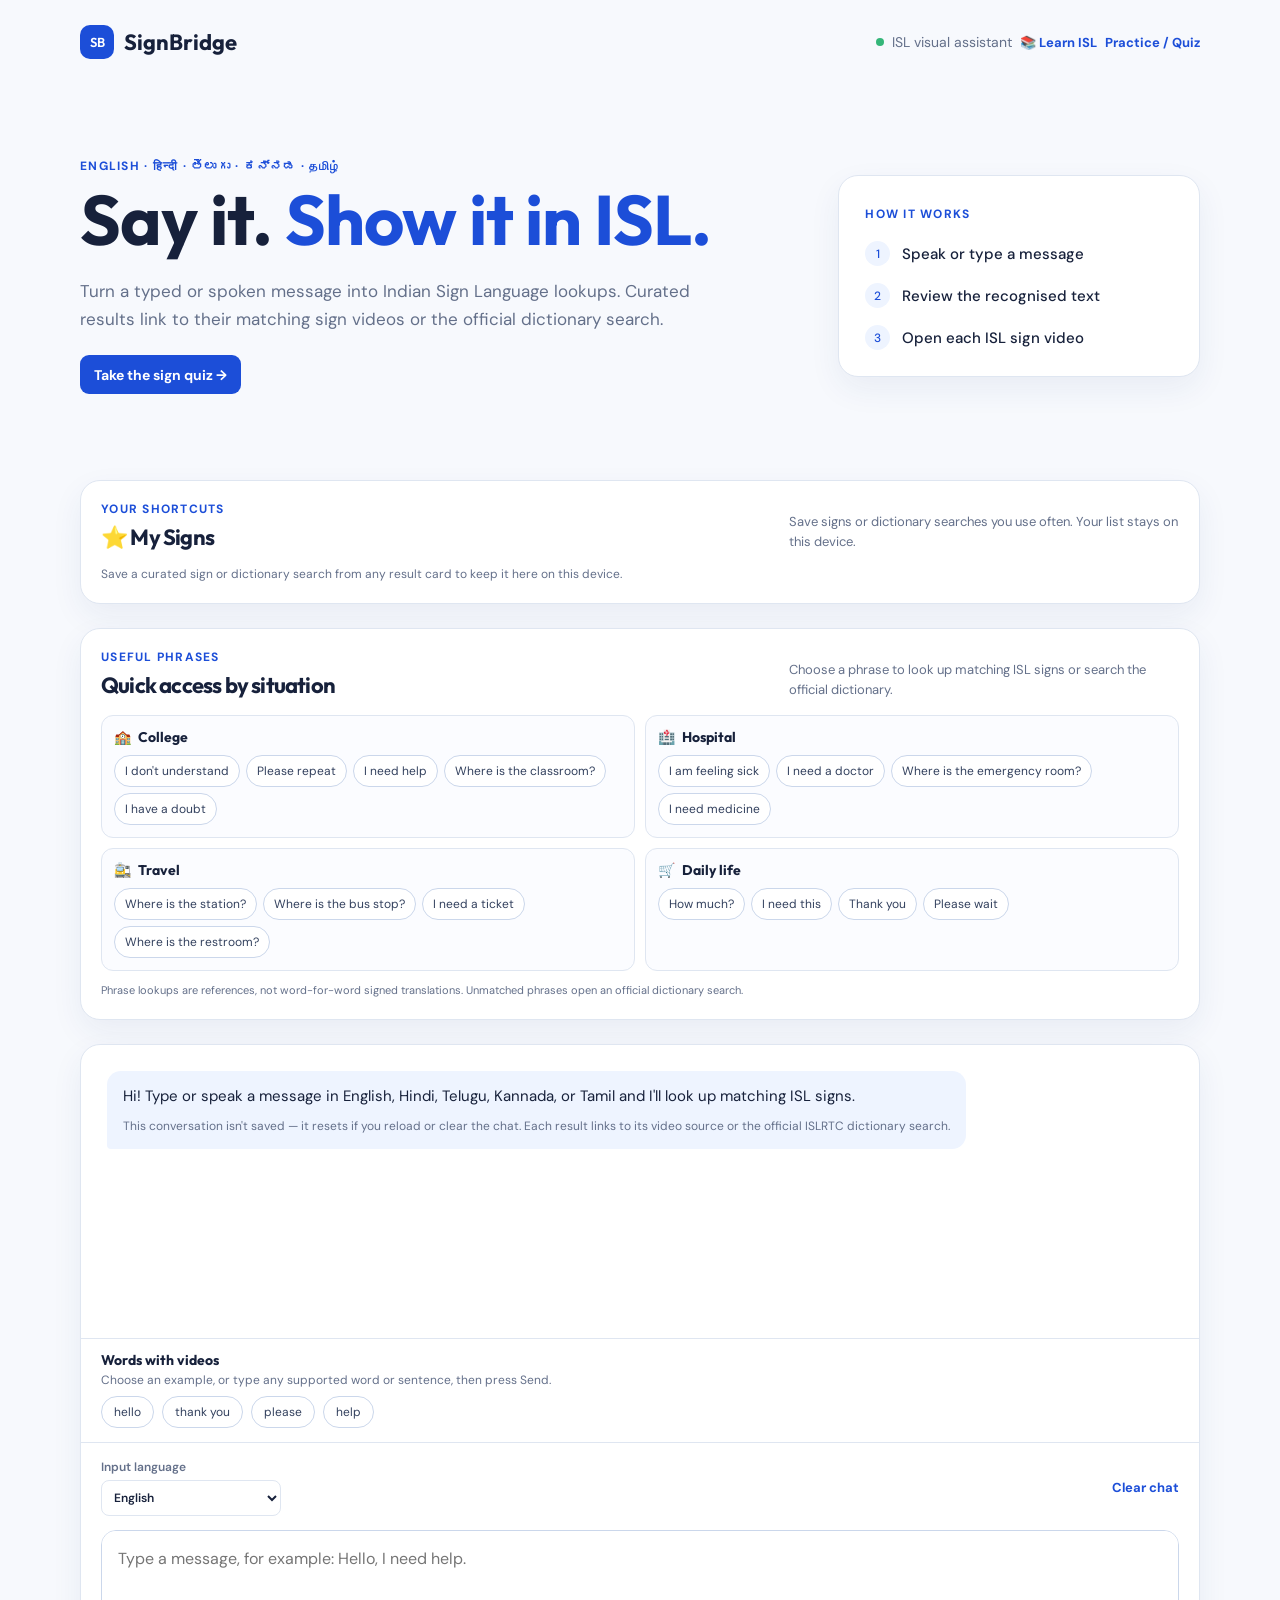
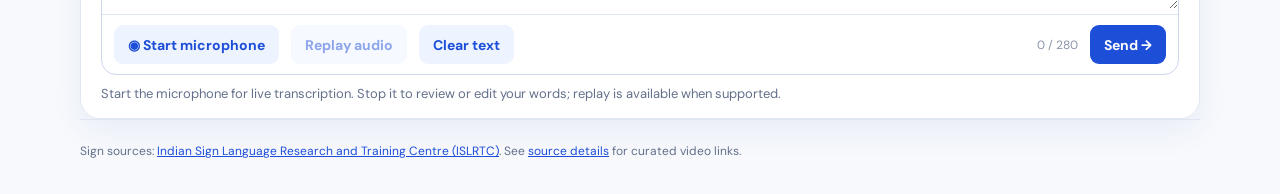
<file: index.html>
<!doctype html>
<html lang="en">
<head>
  <meta charset="utf-8">
  <meta name="viewport" content="width=device-width, initial-scale=1">
  <meta name="theme-color" content="#1c4ed8">
  <title>SignBridge — ISL assistant</title>
  <link rel="icon" href="assets/icons/app-icon.png" type="image/png">
  <link rel="preconnect" href="https://fonts.googleapis.com">
  <link rel="preconnect" href="https://fonts.gstatic.com" crossorigin>
  <link href="https://fonts.googleapis.com/css2?family=DM+Sans:wght@400;500;600;700&family=Outfit:wght@500;600;700&display=swap" rel="stylesheet">
  <link rel="manifest" href="manifest.json">
  <link rel="stylesheet" href="assets/styles/main.css">
</head>
<body>
  <main class="shell">
    <header class="topbar"><a class="brand" href="#top"><span class="brand-mark">SB</span>SignBridge</a><div class="language-note"><span class="status-dot"></span> ISL visual assistant<button class="text-button" id="learnModeButton" type="button">📚 Learn ISL</button><button class="text-button" id="practiceModeButton" type="button">Practice / Quiz</button></div></header>
    <section class="hero" id="top">
      <div><p class="eyebrow">English · हिन्दी · తెలుగు · ಕನ್ನಡ · தமிழ்</p><h1>Say it. <span>Show it in ISL.</span></h1><p class="lead">Turn a typed or spoken message into Indian Sign Language lookups. Curated results link to their matching sign videos or the official dictionary search.</p><button class="button button-primary hero-quiz-button" id="quizLaunchButton" type="button">Take the sign quiz <span aria-hidden="true">→</span></button></div>
      <aside class="hero-card"><span class="mini-label">How it works</span><ol><li><span>1</span> Speak or type a message</li><li><span>2</span> Review the recognised text</li><li><span>3</span> Open each ISL sign video</li></ol></aside>
    </section>
    <section class="favorites-section" aria-labelledby="favorites-title">
      <div class="favorites-heading">
        <div>
          <p class="eyebrow">Your shortcuts</p>
          <h2 id="favorites-title">⭐ My Signs</h2>
        </div>
        <p>Save signs or dictionary searches you use often. Your list stays on this device.</p>
      </div>
      <div class="favorites-grid" id="favoriteSigns"></div>
      <p class="favorites-status" id="favoritesStatus" aria-live="polite">Loading your saved signs…</p>
    </section>
    <section class="situation-shortcuts" aria-labelledby="situations-title">
      <div class="situations-heading">
        <div>
          <p class="eyebrow">Useful phrases</p>
          <h2 id="situations-title">Quick access by situation</h2>
        </div>
        <p>Choose a phrase to look up matching ISL signs or search the official dictionary.</p>
      </div>
      <div class="situation-grid" id="phraseSuggestions">
        <section class="situation-card" aria-labelledby="college-situations-title">
          <h3 id="college-situations-title"><span aria-hidden="true">🏫</span> College</h3>
          <div class="situation-phrases">
            <button type="button" data-phrase="I don't understand">I don't understand</button>
            <button type="button" data-phrase="Please repeat">Please repeat</button>
            <button type="button" data-phrase="I need help">I need help</button>
            <button type="button" data-phrase="Where is the classroom?">Where is the classroom?</button>
            <button type="button" data-phrase="I have a doubt">I have a doubt</button>
          </div>
        </section>
        <section class="situation-card" aria-labelledby="hospital-situations-title">
          <h3 id="hospital-situations-title"><span aria-hidden="true">🏥</span> Hospital</h3>
          <div class="situation-phrases">
            <button type="button" data-phrase="I am feeling sick">I am feeling sick</button>
            <button type="button" data-phrase="I need a doctor">I need a doctor</button>
            <button type="button" data-phrase="Where is the emergency room?">Where is the emergency room?</button>
            <button type="button" data-phrase="I need medicine">I need medicine</button>
          </div>
        </section>
        <section class="situation-card" aria-labelledby="travel-situations-title">
          <h3 id="travel-situations-title"><span aria-hidden="true">🚉</span> Travel</h3>
          <div class="situation-phrases">
            <button type="button" data-phrase="Where is the station?">Where is the station?</button>
            <button type="button" data-phrase="Where is the bus stop?">Where is the bus stop?</button>
            <button type="button" data-phrase="I need a ticket">I need a ticket</button>
            <button type="button" data-phrase="Where is the restroom?">Where is the restroom?</button>
          </div>
        </section>
        <section class="situation-card" aria-labelledby="daily-situations-title">
          <h3 id="daily-situations-title"><span aria-hidden="true">🛒</span> Daily life</h3>
          <div class="situation-phrases">
            <button type="button" data-phrase="How much?">How much?</button>
            <button type="button" data-phrase="I need this">I need this</button>
            <button type="button" data-phrase="Thank you">Thank you</button>
            <button type="button" data-phrase="Please wait">Please wait</button>
          </div>
        </section>
      </div>
      <p class="situation-note">Phrase lookups are references, not word-for-word signed translations. Unmatched phrases open an official dictionary search.</p>
    </section>
    <section class="chat" id="chat" aria-labelledby="chat-title">
      <h2 id="chat-title" class="sr-only">SignBridge conversation</h2>
      <div id="transcript" class="transcript">
        <article class="msg msg-assistant" id="greetingMsg">
          <p class="msg-greeting">Hi! Type or speak a message in English, Hindi, Telugu, Kannada, or Tamil and I'll look up matching ISL signs.</p>
          <p class="msg-note">This conversation isn't saved — it resets if you reload or clear the chat. Each result links to its video source or the official ISLRTC dictionary search.</p>
        </article>
      </div>
      <div class="suggestions">
        <div class="suggestion-group">
          <h3>Words with videos</h3>
          <p>Choose an example, or type any supported word or sentence, then press Send.</p>
          <div class="quick-chips word-suggestions" id="wordSuggestions" aria-label="Words with sign videos"></div>
        </div>
      </div>
      <div class="composer">
        <div class="composer-meta">
          <label class="select-label">Input language<select id="languageSelect" aria-label="Input language"><option value="en-IN">English</option><option value="hi-IN">हिन्दी (Hindi)</option><option value="te-IN">తెలుగు (Telugu)</option><option value="kn-IN">ಕನ್ನಡ (Kannada)</option><option value="ta-IN">தமிழ் (Tamil)</option></select></label>
          <button class="text-button" id="clearButton" type="button">Clear chat</button>
        </div>
        <div class="input-panel">
          <label class="sr-only" for="textInput">Message to show in Indian Sign Language</label>
          <textarea id="textInput" rows="2" maxlength="280" aria-describedby="inputStatus" placeholder="Type a message, for example: Hello, I need help."></textarea>
          <div class="input-actions">
            <button class="button button-quiet" id="micButton" type="button" aria-pressed="false"><span aria-hidden="true">◉</span> <span id="micLabel">Start microphone</span></button>
            <button class="button button-quiet" id="replayAudioButton" type="button" disabled>Replay audio</button>
            <button class="button button-quiet" id="clearTextButton" type="button">Clear text</button>
            <span class="word-count" id="wordCount">0 / 280</span>
            <button class="button button-primary" id="showButton" type="button">Send <span aria-hidden="true">→</span></button>
          </div>
        </div>
        <p class="helper" id="inputStatus" aria-live="polite">Start the microphone for live transcription. Stop it to review or edit your words; replay is available when supported.</p>
      </div>
    </section>
    <section class="learning-mode" id="learningMode" aria-labelledby="learning-title" hidden>
      <div class="learning-head">
        <div>
          <p class="eyebrow">Learn at your pace</p>
          <h2 id="learning-title">Learn Indian Sign Language</h2>
          <p class="learning-intro">Choose a topic, explore a word, then practise recalling the sign.</p>
        </div>
        <button class="text-button" id="learningExitButton" type="button">Back to assistant</button>
      </div>
      <nav class="learning-categories" id="learningCategories" aria-label="ISL learning sections"></nav>
      <article class="learning-lesson" aria-live="polite">
        <div class="learning-lesson-meta">
          <p class="eyebrow" id="learningCategoryLabel"></p>
          <span id="learningProgress"></span>
        </div>
        <h3 class="learning-word" id="learningWord"></h3>
        <p class="learning-prompt" id="learningPrompt"></p>
        <div class="learning-sign" id="learningSign"></div>
        <div class="learning-actions">
          <button class="button button-quiet" id="watchSignButton" type="button">▶ Watch sign</button>
          <button class="button button-quiet" id="practiceWordButton" type="button">Practice</button>
          <button class="button button-primary" id="nextWordButton" type="button">Next word →</button>
        </div>
      </article>
      <p class="learning-source-note">Signs without a verified in-app video open the official ISLRTC dictionary for you to check. Alphabet photos are community-sourced fingerspelling references, not whole-word signs.</p>
    </section>
    <section class="practice" id="practiceMode" aria-labelledby="practice-title" hidden>
      <div class="practice-head">
        <div>
          <p class="eyebrow">Testing mode</p>
          <h2 id="practice-title">Practice / Quiz</h2>
        </div>
        <button class="text-button" id="practiceExitButton" type="button">Back to chat</button>
      </div>

      <div class="practice-tabs" role="tablist" aria-label="Practice activities">
        <button class="practice-tab is-active" id="quizTab" type="button" role="tab" aria-selected="true" aria-controls="quizPanel">Sign quiz</button>
        <button class="practice-tab" id="conversationTab" type="button" role="tab" aria-selected="false" aria-controls="practiceConversationPanel">Practice conversation</button>
      </div>

      <section class="quiz-panel" id="quizPanel" role="tabpanel" aria-labelledby="quizTab">
        <div class="quiz-heading">
          <div>
            <p class="eyebrow">Learn ISL signs</p>
            <h3 id="quizQuestion">What does this sign mean?</h3>
          </div>
          <div class="quiz-score-wrap">
            <p class="quiz-score" id="quizScore" aria-live="polite">Score: 0/10</p>
            <p class="quiz-score-note">Score counts correct first attempts.</p>
          </div>
        </div>
        <p class="quiz-progress" id="quizProgress">Question 1 of 10</p>
        <div class="quiz-video" id="quizVideo"></div>
        <div class="quiz-options" id="quizOptions" role="group" aria-label="Answer choices"></div>
        <p class="quiz-feedback" id="quizFeedback" aria-live="polite"></p>
        <div class="quiz-actions">
          <button class="button button-primary" id="quizNextButton" type="button" disabled>Next question</button>
          <button class="button button-primary" id="quizRestartButton" type="button" hidden>Play again</button>
        </div>
      </section>

      <div id="practiceConversationPanel" role="tabpanel" aria-labelledby="conversationTab" hidden>
      <p class="msg-disclaimer practice-disclaimer">
        <span aria-hidden="true">i</span>
        <span>Experimental, same-device test mode. Sign recognition only works for the curated words in this app, requires you to record your own reference samples first, only reads a single held hand pose (not motion or two-handed signs), and can misread poses it hasn't seen. Manual word selection always works without the camera. See <a href="docs/SIGN_RECOGNITION.md" target="_blank" rel="noopener noreferrer">how this works and its limits</a>.</span>
      </p>

      <div class="practice-camera-row">
        <div class="video-wrap" id="videoWrap" hidden>
          <video id="sharedCameraVideo" autoplay muted playsinline></video>
          <canvas id="landmarkOverlay"></canvas>
        </div>
        <div class="practice-controls">
          <div class="radiogroup" id="activePanelToggle" role="radiogroup" aria-label="Active camera panel">
            <button type="button" class="button button-quiet is-active" id="toggleU1" data-panel="u1" role="radio" aria-checked="true">U1 camera active</button>
            <button type="button" class="button button-quiet" id="toggleU2" data-panel="u2" role="radio" aria-checked="false">U2 camera active</button>
          </div>
          <button class="button button-quiet" id="calibrateButton" type="button">Record my signs</button>
          <span class="helper" id="calibrationStatus">Calibrated: 0 words</span>
        </div>
      </div>

      <div class="practice-grid">
        <article class="practice-panel is-active" id="panelU1">
          <div class="practice-panel-head">
            <h3>U1 — Signing</h3>
            <p class="panel-status" id="u1Status" aria-live="polite">Camera off. Press "U1 camera active" to start.</p>
          </div>
          <button class="button button-primary" id="startCameraButton" type="button">Start camera</button>
          <div class="practice-suggestions" id="u1Suggestions"></div>
          <label class="select-label">Or pick the word directly
            <select id="u1ManualWordSelect">
              <option value="">Select a word…</option>
            </select>
          </label>
          <button class="button button-quiet" id="u1UseWordButton" type="button">Use this word</button>
        </article>

        <article class="practice-panel" id="panelU2">
          <div class="practice-panel-head">
            <h3>U2 — Speaking</h3>
            <p class="panel-status" id="u2Status" aria-live="polite">Type or speak a reply in your language.</p>
          </div>
          <label class="select-label">Reply language
            <select id="u2LanguageSelect" aria-label="U2 reply language">
              <option value="en-IN">English</option>
              <option value="hi-IN">हिन्दी (Hindi)</option>
              <option value="te-IN">తెలుగు (Telugu)</option>
              <option value="kn-IN">ಕನ್ನಡ (Kannada)</option>
              <option value="ta-IN">தமிழ் (Tamil)</option>
            </select>
          </label>
          <div class="input-panel">
            <label class="sr-only" for="u2TextInput">U2 reply</label>
            <textarea id="u2TextInput" rows="2" maxlength="280" placeholder="Type your reply…"></textarea>
            <div class="input-actions">
              <button class="button button-quiet" id="u2MicButton" type="button" aria-pressed="false"><span aria-hidden="true">◉</span> <span id="u2MicLabel">Start microphone</span></button>
              <button class="button button-quiet" id="u2ReplayAudioButton" type="button" disabled>Replay audio</button>
              <button class="button button-quiet" id="u2ClearTextButton" type="button">Clear text</button>
              <button class="button button-primary" id="u2SendButton" type="button">Send <span aria-hidden="true">→</span></button>
            </div>
          </div>
        </article>
      </div>

      <div class="transcript practice-transcript" id="practiceTranscript" aria-live="polite">
        <article class="msg msg-assistant" id="practiceGreetingMsg">
          <p class="msg-greeting">This shared log fills in as U1 signs and U2 replies, so U1 can review the words for each sign afterward.</p>
        </article>
      </div>
      </div>
    </section>

    <dialog id="calibrationDialog" class="calibration-dialog">
      <div class="calibration-head">
        <h2>Record my signs</h2>
        <button class="text-button" id="calibrationCloseButton" type="button">Close</button>
      </div>
      <p class="helper">Your recordings stay on this device only. Pick a word, hold the sign steady, then capture a few samples.</p>
      <div class="calibration-body">
        <div class="calibration-words" id="calibrationWordList"></div>
        <div class="calibration-capture" id="calibrationCapture" hidden>
          <video id="calibrationVideo" autoplay muted playsinline></video>
          <p class="calibration-progress" id="calibrationProgress">Samples captured: 0 / 5</p>
          <button class="button button-primary" id="captureSampleButton" type="button">Hold the sign, then press Capture</button>
        </div>
      </div>
    </dialog>

    <footer><p>Sign sources: <a href="https://divyangjan.depwd.gov.in/islrtc/" target="_blank" rel="noopener noreferrer">Indian Sign Language Research and Training Centre (ISLRTC)</a>. See <a href="docs/SIGN_SOURCES.md" target="_blank" rel="noopener noreferrer">source details</a> for curated video links.</p></footer>
  </main>
  <script src="assets/scripts/sign-library.js"></script>
  <script type="module" src="assets/scripts/app.js?v=39"></script>
  <script type="module" src="assets/scripts/learning.js"></script>
  <script type="module" src="assets/scripts/practice.js"></script>
</body>
</html>
</file>
<file: assets/styles/main.css>
:root{--ink:#17213b;--muted:#64708a;--line:#dfe6f1;--blue:#1c4ed8;--soft:#eef4ff;--orange:#ff8a4c;--paper:#fff}
*{box-sizing:border-box}
body{margin:0;color:var(--ink);background:#f7f9fd;font-family:"DM Sans",sans-serif}
button,textarea,select{font:inherit}
button{cursor:pointer}
.shell{width:min(1120px,calc(100% - 40px));margin:auto}
.topbar{height:84px;display:flex;align-items:center;justify-content:space-between}
.brand{color:var(--ink);text-decoration:none;font:700 22px Outfit,sans-serif;display:flex;align-items:center;gap:10px}
.brand-mark{width:34px;height:34px;display:grid;place-items:center;border-radius:10px;background:var(--blue);color:#fff;font:600 13px Outfit,sans-serif}
.language-note{font-size:14px;color:var(--muted);display:flex;align-items:center;gap:8px}
.status-dot{width:8px;height:8px;border-radius:50%;background:#35b679}
.hero{display:grid;grid-template-columns:1.5fr .8fr;gap:80px;align-items:center;padding:74px 0 62px}
.eyebrow,.mini-label,.summary-label{color:var(--blue);font-size:12px;font-weight:700;letter-spacing:1.25px;text-transform:uppercase;margin:0 0 10px}
h1,h2,h3{font-family:Outfit,sans-serif;letter-spacing:-.8px;margin:0}
h1{font-size:clamp(44px,6vw,70px);line-height:1.02}
h1 span{color:var(--blue)}
h2{font-size:27px}
.lead{color:var(--muted);font-size:17px;line-height:1.65;max-width:660px;margin:22px 0 0}
.hero-card,.chat{background:var(--paper);border:1px solid var(--line);border-radius:20px;box-shadow:0 12px 32px #1a397111}
.hero-quiz-button{margin-top:22px}
.hero-card{padding:26px}
.hero-card ol{list-style:none;margin:18px 0 0;padding:0;display:grid;gap:17px}
.hero-card li{display:flex;gap:12px;align-items:center;font-size:15px;font-weight:500}
.hero-card li span{display:grid;place-items:center;width:25px;height:25px;border-radius:50%;background:var(--soft);color:var(--blue);font-size:12px}
.favorites-section{margin-top:24px;padding:20px;background:var(--paper);border:1px solid var(--line);border-radius:20px;box-shadow:0 12px 32px #1a397111}
.favorites-heading{display:flex;justify-content:space-between;align-items:flex-end;gap:16px;margin-bottom:14px}
.favorites-heading .eyebrow{margin-bottom:6px}
.favorites-heading h2{font-size:22px}
.favorites-heading>p{max-width:390px;margin:0;color:var(--muted);font-size:13px;line-height:1.5}
.favorites-grid{display:grid;grid-template-columns:repeat(auto-fit,minmax(190px,1fr));gap:12px}
.favorites-grid:empty{display:none}
.favorite-item{min-width:0;border:1px solid var(--line);border-radius:14px;padding:14px;background:#fbfcff;display:flex;flex-direction:column;align-items:flex-start}
.favorite-item h3{font-size:16px;letter-spacing:0;overflow-wrap:anywhere}
.favorite-item p{margin:6px 0 0;color:var(--muted);font-size:12px;line-height:1.45}
.favorite-item .source-link{margin-top:10px}
.favorites-status{margin:12px 0 0;color:var(--muted);font-size:12px;line-height:1.5}
.favorite-toggle{margin-top:12px;align-self:flex-start;border:1px solid #f2c75c;border-radius:999px;padding:7px 11px;background:#fff9e6;color:#795b00;font-size:12px;font-weight:700}
.favorite-toggle[aria-pressed="true"]{border-color:#e9b930;background:#fff1bb}
.favorite-toggle:hover{border-color:#d49f00}
.favorite-toggle:disabled{cursor:not-allowed;opacity:.55}
.situation-shortcuts{margin-top:24px;padding:20px;background:var(--paper);border:1px solid var(--line);border-radius:20px;box-shadow:0 12px 32px #1a397111}
.situations-heading{display:flex;justify-content:space-between;align-items:flex-end;gap:16px;margin-bottom:16px}
.situations-heading .eyebrow{margin-bottom:6px}
.situations-heading h2{font-size:22px}
.situations-heading > p{max-width:390px;margin:0;color:var(--muted);font-size:13px;line-height:1.5}
.situation-note{margin:12px 0 0;color:var(--muted);font-size:11px;line-height:1.45}

/* Chat panel */
.chat{margin-top:24px;display:flex;flex-direction:column;height:min(680px,75vh);overflow:hidden}
.transcript{flex:1 1 auto;overflow-y:auto;display:flex;flex-direction:column;gap:14px;padding:26px;scroll-behavior:smooth}
.msg{max-width:78%;padding:14px 16px;border-radius:14px;line-height:1.5;font-size:15px;animation:msg-in .22s ease-out}
@keyframes msg-in{from{opacity:0;transform:translateY(6px)}to{opacity:1;transform:none}}
.msg-user{align-self:flex-end;background:var(--blue);color:#fff;border-bottom-right-radius:4px}
.msg-user .msg-text{margin:0;font-weight:500}
.msg-assistant{align-self:flex-start;background:var(--soft);color:var(--ink);border-bottom-left-radius:4px;max-width:88%}
.msg-assistant .msg-greeting{margin:0;line-height:1.55}
.msg-assistant .msg-note{margin:8px 0 0;font-size:12px;color:var(--muted)}
.msg-cards{display:grid;grid-template-columns:repeat(auto-fit,minmax(190px,1fr));gap:12px}
.sign-card{min-width:0;border:1px solid var(--line);border-radius:14px;padding:16px;background:#fff;display:flex;flex-direction:column}
.card-number{color:#8793a8;font-size:12px;font-weight:700}
.sign-card h3{margin-top:10px;font-size:19px}
.sign-card p{font-size:13px;line-height:1.45;color:var(--muted);margin:8px 0 0}
.source-link{margin-top:12px;color:var(--blue);font-size:13px;font-weight:700;text-decoration:none}
.sign-card-note{font-size:11px;color:#8a4a21;margin:8px 0 0}
.fingerspell-row{display:flex;flex-wrap:wrap;gap:6px;margin:10px 0}
.fingerspell-tile{width:52px;display:flex;flex-direction:column;align-items:center;gap:4px}
.fingerspell-tile img{width:48px;height:48px;object-fit:cover;border-radius:8px;border:1px solid var(--line)}
.fingerspell-tile-missing{width:48px;height:48px;border-radius:8px;border:1px dashed #c9d5e7;display:flex;align-items:center;justify-content:center}
.fingerspell-tile span{font-size:11px;font-weight:700;color:var(--muted)}
.sign-preview{margin:10px 0;border:1px solid var(--line);border-radius:10px;overflow:hidden;background:#f7f9fd}
.sign-preview-status{margin:0;padding:14px;font-size:12px;line-height:1.4;color:var(--muted);text-align:center}
.sign-preview-frame{display:block;width:100%;height:180px;border:0}
.sign-preview-hint{margin:0;padding:8px 10px;font-size:11px;line-height:1.4;color:var(--muted)}
.msg-disclaimer{display:flex;gap:8px;align-items:flex-start;margin:12px 0 0;padding-top:10px;border-top:1px solid #dfe6f1aa;font-size:12px;line-height:1.45;color:#8a4a21}
.msg-disclaimer span{color:#fff;background:var(--orange);width:16px;height:16px;border-radius:50%;display:grid;place-items:center;flex:0 0 auto;font-size:10px}

/* Composer */
.composer{flex:0 0 auto;border-top:1px solid var(--line);padding:16px 20px;background:var(--paper);position:sticky;bottom:0}
.composer-meta{display:flex;align-items:center;justify-content:space-between;gap:16px;margin-bottom:14px}
.select-label{color:var(--muted);font-size:12px;font-weight:600;display:grid;gap:5px}
.select-label select{min-width:180px;border:1px solid var(--line);border-radius:8px;padding:8px;color:var(--ink);background:#fff}
.suggestions{flex:0 0 auto;display:grid;gap:10px;padding:12px 20px 14px;border-top:1px solid var(--line);background:#fff}
.suggestion-group h3{font-size:14px;letter-spacing:0}
.suggestion-group p{margin:3px 0 8px;color:var(--muted);font-size:12px}
.quick-chips{display:flex;flex-wrap:wrap;gap:8px}
.quick-chips button{border:1px solid #cbd7eb;background:#fff;color:#33415e;border-radius:999px;padding:7px 12px;font-size:12px}
.quick-chips button:hover{border-color:var(--blue);color:var(--blue);background:var(--soft)}
.situation-grid{display:grid;grid-template-columns:repeat(2,minmax(0,1fr));gap:10px}
.situation-card{min-width:0;border:1px solid var(--line);border-radius:12px;padding:12px;background:#fbfcff}
.situation-card h3{font-size:14px;letter-spacing:0;margin:0 0 9px}
.situation-card h3 span{margin-right:4px}
.situation-phrases{display:flex;flex-wrap:wrap;gap:6px}
.situation-phrases button{border:1px solid #cbd7eb;background:#fff;color:#33415e;border-radius:999px;padding:7px 10px;font-size:12px;text-align:left}
.situation-phrases button:hover{border-color:var(--blue);color:var(--blue);background:var(--soft)}
.word-suggestions{max-height:72px;overflow-y:auto}
.chat.has-results .suggestions{display:none}
.chat.has-results{height:auto;max-height:none;overflow:visible}
.chat.has-results .transcript{flex:0 0 auto;overflow:visible}
.chat.has-results .composer{position:static}
.input-panel{border:1.5px solid #cbd7eb;border-radius:15px;overflow:hidden}
.input-panel:focus-within{border-color:var(--blue);box-shadow:0 0 0 4px #1c4ed81a}
textarea{border:0;outline:0;width:100%;min-height:64px;resize:vertical;padding:16px;color:var(--ink);font-size:16px;line-height:1.45}
.input-actions{border-top:1px solid var(--line);padding:10px 12px;display:flex;align-items:center;gap:12px}
.word-count{margin-left:auto;color:#8994a8;font-size:12px}
.button{border:0;border-radius:9px;min-height:39px;padding:0 14px;font-weight:700;font-size:14px}
.button-primary{background:var(--blue);color:#fff}
.button-quiet{color:var(--blue);background:var(--soft)}
.button:disabled{cursor:not-allowed;opacity:.5}
.button-quiet.is-listening{background:#fceae4;color:#b53e19}
.helper{font-size:13px;color:var(--muted);margin:10px 0 0}
.text-button{color:var(--blue);background:transparent;border:0;font-size:13px;font-weight:700;padding:8px 0}

/* ISL learning mode */
.learning-mode{margin-top:24px;background:var(--paper);border:1px solid var(--line);border-radius:20px;box-shadow:0 12px 32px #1a397111;padding:24px}
.learning-head{display:flex;align-items:flex-start;justify-content:space-between;gap:16px}
.learning-intro{color:var(--muted);font-size:14px;line-height:1.5;margin:8px 0 0}
.learning-categories{display:grid;grid-template-columns:repeat(auto-fit,minmax(145px,1fr));gap:10px;margin-top:22px}
.learning-category{display:grid;gap:5px;text-align:left;border:1px solid var(--line);border-radius:12px;padding:12px;background:#fff;color:var(--ink);font-weight:700}
.learning-category[aria-pressed="true"]{border-color:var(--blue);background:var(--soft);color:var(--blue);box-shadow:0 0 0 2px #1c4ed81a}
.learning-category-count{font-size:11px;color:var(--muted);font-weight:500}
.learning-lesson{margin-top:20px;border:1px solid var(--line);border-radius:14px;padding:20px;background:#fbfcff}
.learning-lesson-meta{display:flex;justify-content:space-between;gap:12px;align-items:center}
.learning-lesson-meta .eyebrow{margin:0}
#learningProgress{font-size:12px;color:var(--muted);font-weight:600}
.learning-word{margin-top:14px;font-size:28px}
.learning-prompt{color:var(--muted);font-size:14px;line-height:1.5;margin:8px 0 0}
.learning-sign{max-width:420px;margin-top:12px}
.learning-sign .sign-card{width:100%}
.learning-actions{display:flex;flex-wrap:wrap;gap:10px;margin-top:16px}
.learning-source-note{font-size:12px;color:var(--muted);line-height:1.5;margin:14px 0 0}

/* Practice mode */
.practice{margin-top:24px;background:var(--paper);border:1px solid var(--line);border-radius:20px;box-shadow:0 12px 32px #1a397111;padding:24px}
.practice-head{display:flex;align-items:flex-start;justify-content:space-between;gap:16px}
.practice-tabs{display:flex;gap:8px;margin-top:20px;border-bottom:1px solid var(--line)}
.practice-tab{border:0;border-bottom:2px solid transparent;background:transparent;color:var(--muted);font-weight:700;padding:10px 12px;margin-bottom:-1px}
.practice-tab.is-active{border-bottom-color:var(--blue);color:var(--blue)}
.quiz-panel{max-width:720px;margin:24px auto 0}
.quiz-heading{display:flex;align-items:flex-start;justify-content:space-between;gap:16px}
.quiz-heading h3{font-size:22px}
.quiz-score-wrap{text-align:right}
.quiz-score{margin:0;color:var(--blue);font-weight:700}
.quiz-score-note{margin:4px 0 0;color:var(--muted);font-size:11px}
.quiz-progress{margin:12px 0;color:var(--muted);font-size:13px}
.quiz-video .sign-card{max-width:480px;margin:0 auto}
.quiz-video .sign-preview-frame{height:260px}
.quiz-options{display:grid;grid-template-columns:1fr 1fr;gap:10px;margin-top:16px}
.quiz-option{min-height:48px;padding:10px 14px;border:1px solid #cbd7eb;border-radius:10px;background:#fff;color:var(--ink);font-weight:600;text-align:left}
.quiz-option:not(:disabled):hover{border-color:var(--blue);background:var(--soft)}
.quiz-option:disabled{cursor:default}
.quiz-option.is-correct{border-color:#219765;background:#e8f7ef;color:#176b48}
.quiz-option.is-incorrect{border-color:#d94e3b;background:#fff0ed;color:#a52e20}
.quiz-feedback{min-height:24px;margin:14px 0 0;font-weight:700}
.quiz-feedback.is-correct{color:#176b48}
.quiz-feedback.is-incorrect{color:#a52e20}
.quiz-final-score{font-size:18px;color:var(--blue)}
.quiz-actions{display:flex;justify-content:flex-end;margin-top:8px}
.quiz-actions button:disabled{cursor:not-allowed;opacity:.5}
.practice-disclaimer{margin-top:16px}
.practice-disclaimer a{color:inherit;text-decoration:underline}
.practice-camera-row{display:flex;flex-wrap:wrap;align-items:flex-start;gap:16px;margin-top:20px}
.video-wrap{position:relative;width:240px;height:180px;border-radius:10px;overflow:hidden;background:#000;flex:0 0 auto}
.video-wrap video,.video-wrap canvas{position:absolute;inset:0;width:100%;height:100%;object-fit:cover}
.video-wrap canvas{pointer-events:none}
.practice-controls{display:flex;flex-wrap:wrap;align-items:center;gap:10px}
.radiogroup{display:inline-flex;border:1px solid var(--line);border-radius:999px;padding:3px;gap:2px}
.radiogroup button{border-radius:999px;padding:8px 14px;font-size:13px;background:transparent;color:var(--muted)}
.radiogroup button.is-active{background:var(--blue);color:#fff}
.practice-grid{display:grid;grid-template-columns:1fr 1fr;gap:20px;margin-top:20px}
.practice-panel{border:1px solid var(--line);border-radius:14px;padding:16px;display:flex;flex-direction:column;gap:12px}
.practice-panel.is-active{border-color:var(--blue);box-shadow:0 0 0 3px #1c4ed81a}
.practice-panel-head h3{font-size:17px}
.panel-status{font-size:12px;color:var(--muted);margin:6px 0 0}
.practice-suggestions{display:flex;flex-wrap:wrap;gap:8px}
.practice-suggestions button{border:1px solid #cbd7eb;background:#fff;color:#33415e;border-radius:999px;padding:8px 13px;font-size:12px}
.practice-transcript{margin-top:20px;max-height:360px;border:1px solid var(--line);border-radius:14px;padding:20px}

/* Calibration dialog */
.calibration-dialog{border:1px solid var(--line);border-radius:16px;padding:22px;width:min(520px,90vw);box-shadow:0 20px 60px #1a39712a}
.calibration-dialog::backdrop{background:#0c1730b3}
.calibration-head{display:flex;align-items:center;justify-content:space-between}
.calibration-body{margin-top:14px}
.calibration-words{display:flex;flex-wrap:wrap;gap:8px}
.calibration-words button{border:1px solid #cbd7eb;background:#fff;color:#33415e;border-radius:999px;padding:8px 13px;font-size:12px}
.calibration-words button.is-calibrated{border-color:var(--blue);background:var(--soft);color:var(--blue)}
.calibration-capture{margin-top:16px}
.calibration-capture video{width:100%;max-height:220px;object-fit:cover;border-radius:10px;background:#000}
.calibration-progress{font-size:12px;color:var(--muted);margin:10px 0}

footer{border-top:1px solid var(--line);padding:22px 0 34px;color:var(--muted);font-size:12px;line-height:1.5}
footer p{margin:0}
footer a{color:var(--blue)}
.sr-only{position:absolute;width:1px;height:1px;overflow:hidden;clip:rect(0,0,0,0)}

@media(max-width:720px){
  .shell{width:min(100% - 28px,1120px)}
  .topbar{height:auto;min-height:70px;flex-wrap:wrap;gap:8px;padding:12px 0}
  .language-note{width:100%;justify-content:space-between;flex-wrap:wrap}
  .hero{grid-template-columns:1fr;gap:27px;padding:42px 0 40px}
  .chat{height:min(72vh,640px)}
  .transcript{padding:18px}
  .msg{max-width:92%}
  .msg-assistant{max-width:94%}
  .suggestions{padding:10px 14px 12px}
  .situation-grid{grid-template-columns:1fr}
  .situations-heading{align-items:flex-start;flex-direction:column;gap:6px}
  .favorites-heading{align-items:flex-start;flex-direction:column;gap:6px}
  .practice-grid{grid-template-columns:1fr}
  .quiz-options{grid-template-columns:1fr}
  .language-note{gap:5px;font-size:12px}
}
@media(max-width:460px){
  .composer-meta{flex-direction:column;align-items:start}
  .select-label,.select-label select{width:100%}
  .input-actions{flex-wrap:wrap}
  .input-actions .button-primary{width:100%}
  .chat{height:min(78vh,560px)}
  .transcript{padding:14px}
  .msg{max-width:96%}
  .msg-cards{grid-template-columns:1fr}
  .practice-head{flex-direction:column}
  .quiz-heading{flex-direction:column;gap:6px}
  .learning-head{flex-direction:column}
  .learning-mode{padding:18px}
  .learning-lesson{padding:15px}
  .video-wrap{width:100%;height:200px}
}
</file>
